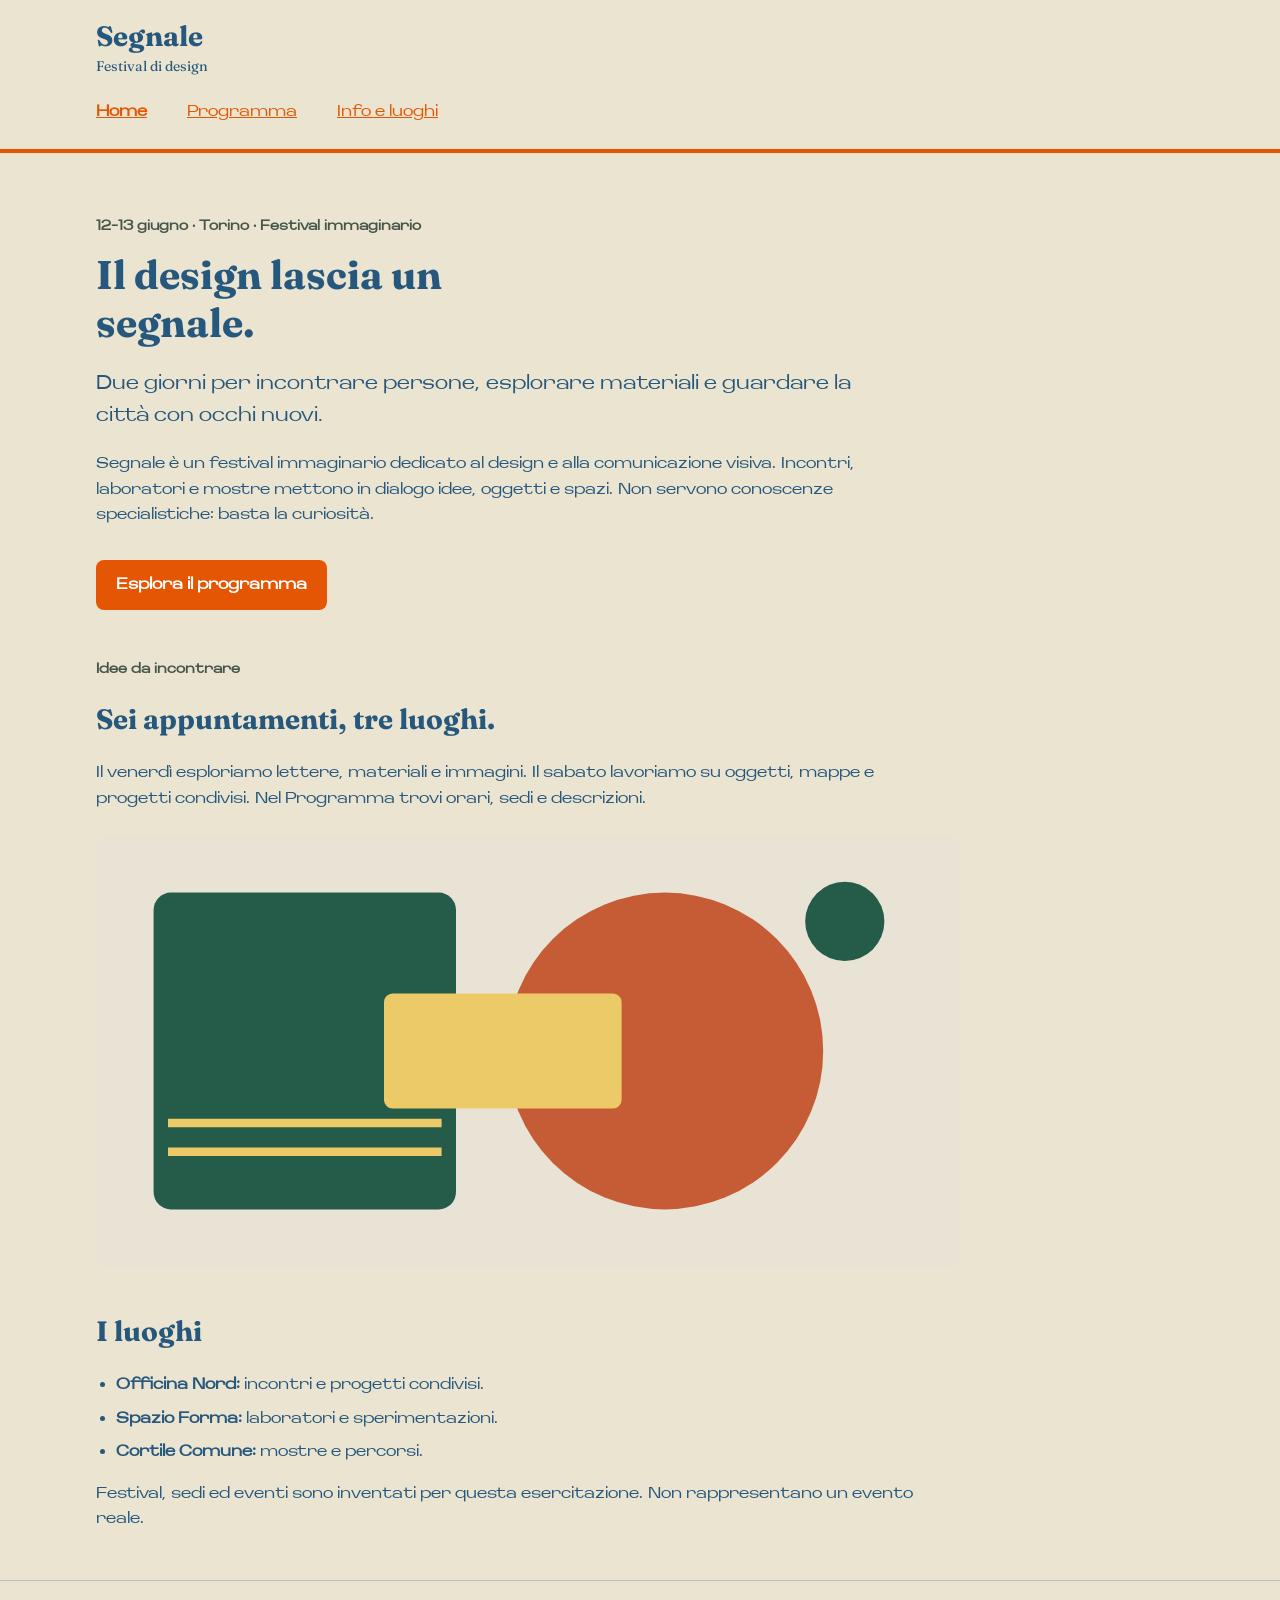
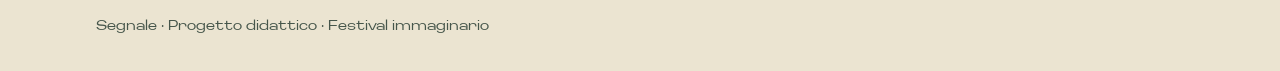
<file: index.html>
<!doctype html>
<html lang="it">
<head>
  <meta charset="utf-8">
  <meta name="viewport" content="width=device-width, initial-scale=1">
  <title>Segnale — Festival di design</title>
  <link rel="preconnect" href="https://fonts.googleapis.com">
  <link rel="preconnect" href="https://fonts.gstatic.com" crossorigin>
  <link href="https://fonts.googleapis.com/css2?family=Fraunces:wght@400;600;700;800&display=swap" rel="stylesheet">

  <link rel="stylesheet" href="style.css">
</head>
<body>
  <a class="skip-link" href="#contenuto">Vai al contenuto</a>
  <header class="site-header">
    <div class="container">
      <a class="brand" href="index.html">Segnale<span>Festival di design</span></a>
      <nav aria-label="Navigazione principale">
        <a href="index.html" aria-current="page">Home</a>
        <!-- Da completare: collegare questa voce alla pagina Programma. -->
        <a href="programma.html">Programma</a>
        <a href="info.html">Info e luoghi</a>
      </nav>
    </div>
  </header>

  <main id="contenuto" class="container">
    <section class="intro" aria-labelledby="titolo-home">
      <p class="eyebrow">12–13 giugno · Torino · Festival immaginario</p>
      <h1 id="titolo-home">Il design lascia un segnale.</h1>
      <p class="lead">Due giorni per incontrare persone, esplorare materiali e guardare la città con occhi nuovi.</p>
      <p class="reading-text">Segnale è un festival immaginario dedicato al design e alla comunicazione visiva. Incontri, laboratori e mostre mettono in dialogo idee, oggetti e spazi. Non servono conoscenze specialistiche: basta la curiosità.</p>
      <!-- Da completare: anche questo collegamento deve aprire il Programma. -->
      <a class="button-link" href="programma.html">Esplora il programma</a>
    </section>

    <section class="content-section" aria-labelledby="titolo-festival">
      <p class="eyebrow">Idee da incontrare</p>
      <h2 id="titolo-festival">Sei appuntamenti, tre luoghi.</h2>
      <p class="reading-text">Il venerdì esploriamo lettere, materiali e immagini. Il sabato lavoriamo su oggetti, mappe e progetti condivisi. Nel Programma trovi orari, sedi e descrizioni.</p>
      <img class="festival-image" src="assets/festival.svg" alt="Composizione geometrica di cerchi e rettangoli nei colori del festival" width="1200" height="600">
    </section>

    <section class="content-section" aria-labelledby="titolo-luoghi">
      <h2 id="titolo-luoghi">I luoghi</h2>
      <ul class="venues">
        <li><strong>Officina Nord:</strong> incontri e progetti condivisi.</li>
        <li><strong>Spazio Forma:</strong> laboratori e sperimentazioni.</li>
        <li><strong>Cortile Comune:</strong> mostre e percorsi.</li>
      </ul>
      <p class="reading-text">Festival, sedi ed eventi sono inventati per questa esercitazione. Non rappresentano un evento reale.</p>
    </section>
  </main>

  <footer class="site-footer"><div class="container"><p>Segnale · Progetto didattico · Festival immaginario</p></div></footer>
</body>
</html>
</file>
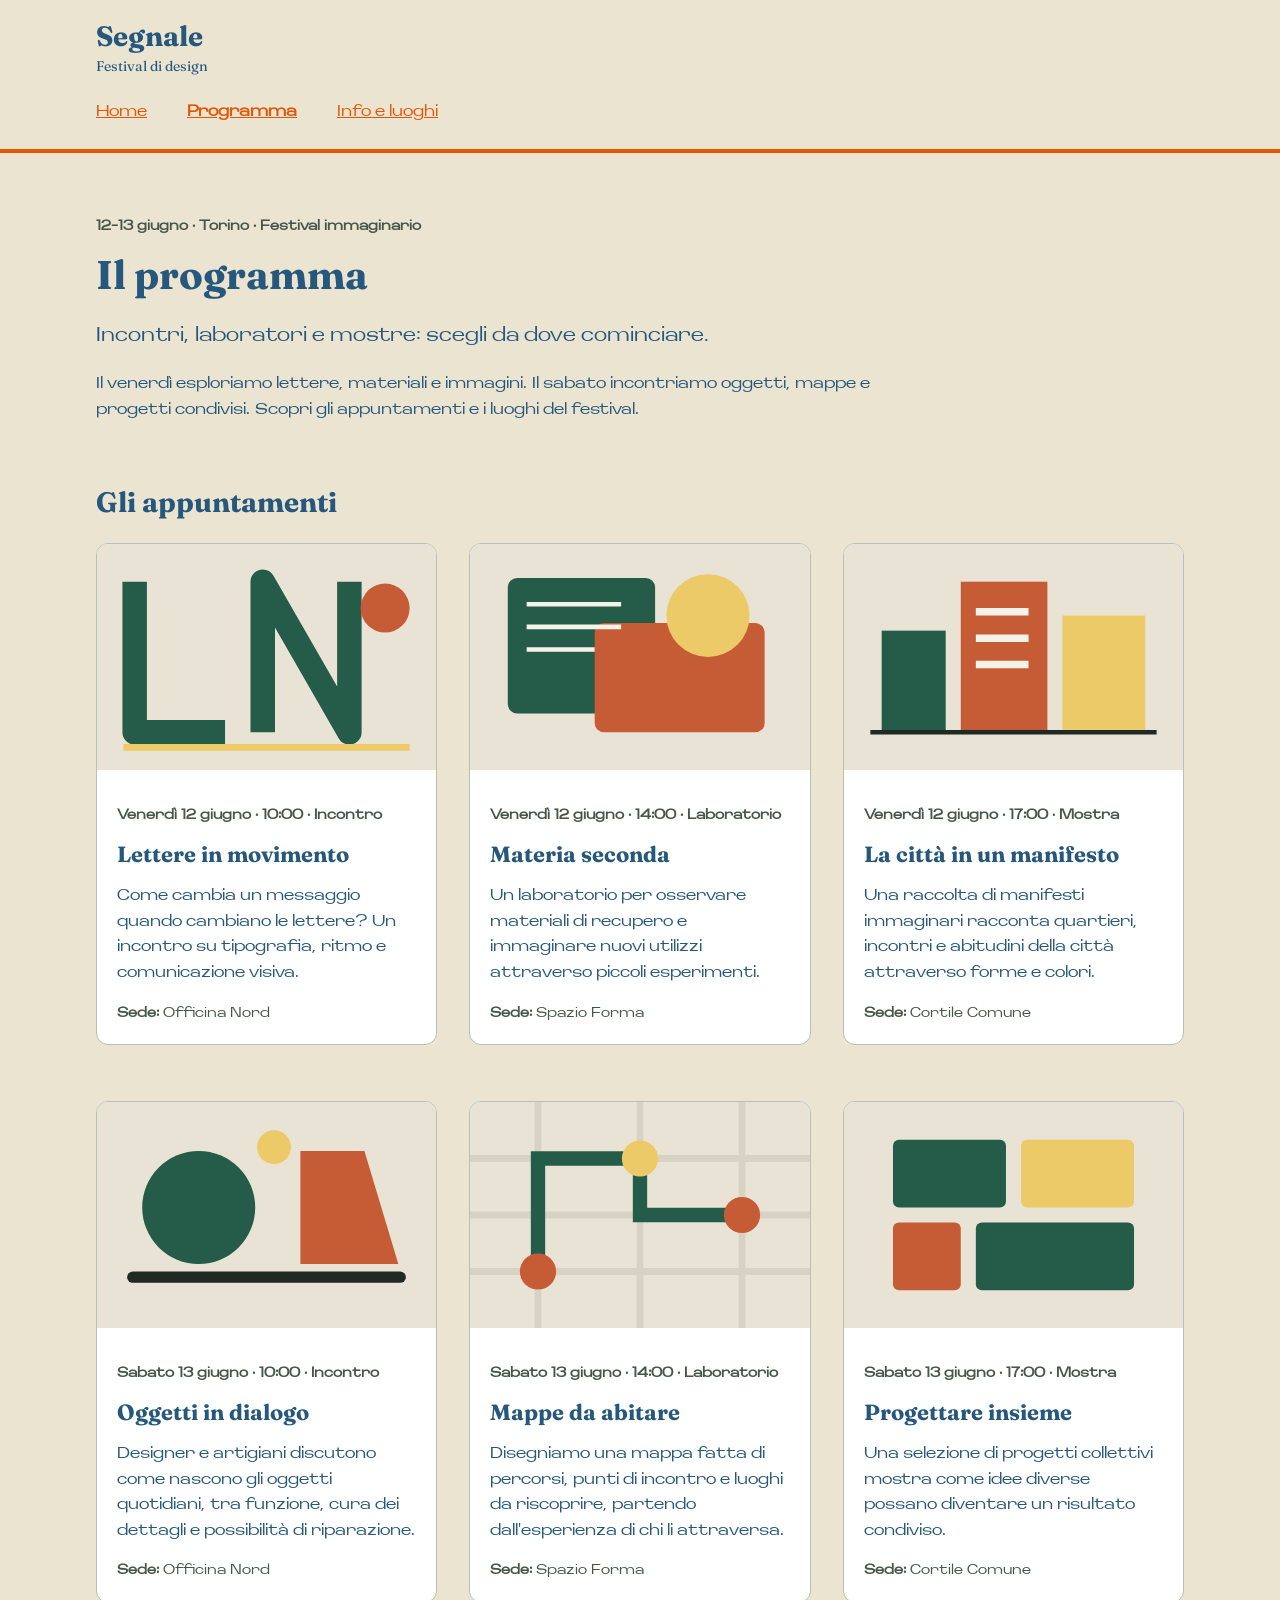
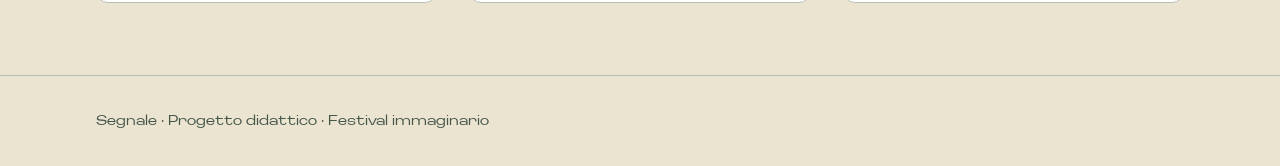
<file: programma.html>
<!doctype html>
<html lang="it">
<head>
  <meta charset="utf-8">
  <meta name="viewport" content="width=device-width, initial-scale=1">
  <title>Programma — Segnale</title>
  <link rel="preconnect" href="https://fonts.googleapis.com">
  <link rel="preconnect" href="https://fonts.gstatic.com" crossorigin>
  <link href="https://fonts.googleapis.com/css2?family=Fraunces:wght@400;600;700;800&display=swap" rel="stylesheet">
  <link rel="stylesheet" href="style.css">
</head>
<body>
  <a class="skip-link" href="#contenuto">Vai al contenuto</a>
  <header class="site-header">
    <div class="container">
      <a class="brand" href="index.html">Segnale<span>Festival di design</span></a>
      <nav aria-label="Navigazione principale">
        <!-- Da completare: collegare questa voce alla Home. -->
        <a href="index.html">Home</a>
        <a href="programma.html" aria-current="page">Programma</a>
        <a href="info.html">Info e luoghi</a>
      </nav>
    </div>
  </header>

  <main id="contenuto" class="container">
    <section class="intro" aria-labelledby="titolo-programma">
      <p class="eyebrow">12–13 giugno · Torino · Festival immaginario</p>
      <h1 id="titolo-programma">Il programma</h1>
      <p class="lead">Incontri, laboratori e mostre: scegli da dove cominciare.</p>
      <p class="reading-text">Il venerdì esploriamo lettere, materiali e immagini. Il sabato incontriamo oggetti, mappe e progetti condivisi. Scopri gli appuntamenti e i luoghi del festival.</p>
    </section>

    <section class="content-section" aria-labelledby="titolo-eventi">
      <h2 id="titolo-eventi">Gli appuntamenti</h2>
      <div class="event-grid">
        <article class="event-card">
          <img src="assets/lettere-in-movimento.svg" alt="Lettere geometriche disposte su una griglia" width="900" height="600">
          <div class="event-body">
            <p class="event-meta">Venerdì 12 giugno · 10:00 · Incontro</p>
            <h3>Lettere in movimento</h3>
            <p>Come cambia un messaggio quando cambiano le lettere? Un incontro su tipografia, ritmo e comunicazione visiva.</p>
            <p class="event-place"><strong>Sede:</strong> Officina Nord</p>
          </div>
        </article>
        <article class="event-card">
          <img src="assets/materia-seconda.svg" alt="Forme sovrapposte che richiamano campioni di materiali" width="900" height="600">
          <div class="event-body">
            <p class="event-meta">Venerdì 12 giugno · 14:00 · Laboratorio</p>
            <h3>Materia seconda</h3>
            <p>Un laboratorio per osservare materiali di recupero e immaginare nuovi utilizzi attraverso piccoli esperimenti.</p>
            <p class="event-place"><strong>Sede:</strong> Spazio Forma</p>
          </div>
        </article>
        <!-- Aggiungere qui gli altri quattro eventi indicati in istruzioni/CONTENUTI-EVENTI.md. -->
        <article class="event-card">
          <img src="assets/citta-manifesto.svg" alt="Rettangoli colorati compongono una città astratta." width="900" height="600">
          <div class="event-body">
            <p class="event-meta">Venerdì 12 giugno · 17:00 · Mostra</p>
            <h3>La città in un manifesto</h3>
            <p>Una raccolta di manifesti immaginari racconta quartieri, incontri e abitudini della città attraverso forme e colori.</p>
            <p class="event-place"><strong>Sede:</strong> Cortile Comune</p>
          </div>
        </article>

        <article class="event-card">
          <img src="assets/oggetti-dialogo.svg" alt="Due forme geometriche si fronteggiano sopra una linea comune" width="900" height="600">
          <div class="event-body">
            <p class="event-meta">Sabato 13 giugno · 10:00 · Incontro</p>
            <h3>Oggetti in dialogo</h3>
            <p>Designer e artigiani discutono come nascono gli oggetti quotidiani, tra funzione, cura dei dettagli e possibilità di riparazione.</p>
            <p class="event-place"><strong>Sede:</strong> Officina Nord</p>
          </div>
        </article>

        <article class="event-card">
          <img src="assets/mappe-abitare.svg" alt="Un percorso collega tre punti su una mappa geometrica" width="900" height="600">
          <div class="event-body">
            <p class="event-meta">Sabato 13 giugno · 14:00 · Laboratorio</p>
            <h3>Mappe da abitare</h3>
            <p>Disegniamo una mappa fatta di percorsi, punti di incontro e luoghi da riscoprire, partendo dall'esperienza di chi li attraversa.</p>
            <p class="event-place"><strong>Sede:</strong> Spazio Forma</p>
          </div>
        </article>

        <article class="event-card">
          <img src="assets/progettare-insieme.svg" alt="Moduli di colori diversi si incastrano in una composizione comune" width="900" height="600">
          <div class="event-body">
            <p class="event-meta">Sabato 13 giugno · 17:00 · Mostra</p>
            <h3>Progettare insieme</h3>
            <p>Una selezione di progetti collettivi mostra come idee diverse possano diventare un risultato condiviso.</p>
            <p class="event-place"><strong>Sede:</strong> Cortile Comune</p>
          </div>
        </article>
      </div>
    </section>
  </main>

  <footer class="site-footer"><div class="container"><p>Segnale · Progetto didattico · Festival immaginario</p></div></footer>
</body>
</html>
</file>
<file: style.css>
@font-face {
  font-family: "Finlado";
  src: url("fonts/Finlado-Regular.woff2") format("woff2");
  font-weight: normal;
  font-style: normal;
}
/* Scelte comuni: ogni regola usa var() per richiamarne il valore. */
:root {
  --colore-primario: #e55604;
  --colore-primario-scuro: #26577c;
  --colore-sfondo: #ebe4d1;
  --colore-testo: #26577c;
  --font-testo: "Finlado", Arial, sans-serif;
  --font-titoli: "Fraunces", Georgia, serif;
}

* {
  box-sizing: border-box;
}

body {
  margin: 0;
  background: var(--colore-sfondo);
  color: var(--colore-testo);
  font-family: var(--font-testo);
  font-size: 1rem;
  line-height: 1.6;
}

a {
  color: var(--colore-primario);
}

a:hover {
  text-decoration-thickness: 3px;
}

a:focus-visible {
  outline: 3px solid var(--colore-testo);
  outline-offset: 4px;
}

.container {
  width: 92%;
  max-width: 68rem;
  margin: 0 auto;
}


.site-header {
  position: sticky;
  top: 0;
  z-index: 1000;
  padding: 1.25rem 0;
  border-bottom: 4px solid var(--colore-primario);
  background-color: var(--colore-sfondo);
}

.brand {
  display: inline-block;
  color: var(--colore-testo);
  font-size: 1.75rem;
  font-weight: bold;
  line-height: 1.2;
  text-decoration: none;
}

.brand span {
  display: block;
  margin-top: 0.25rem;
  font-size: 0.875rem;
  font-weight: normal;
}


nav {
  margin-top: 1rem;
  display: flex;
  flex-direction: column;
  align-items: flex-start;
  gap: 0.5rem;
}


@media (min-width: 600px) {
  nav {
    flex-direction: row;
    align-items: center;
    flex-wrap: wrap;
    gap: 1.5rem;
  }
}

nav a {
  display: inline-block;
  margin-right: 1rem;
  padding: 0.25rem 0;
}

nav a[aria-current="page"] {
  font-weight: bold;
}

.intro {
  padding: 3rem 0 1rem;
}

.eyebrow,
.event-meta {
  color: #46564b;
  font-size: 0.875rem;
  font-weight: bold;
}

h1,
h2,
h3,
h4,
.brand {
  font-family: var(--font-titoli);
  line-height: 1.2;
}

h1 {
  max-width: 18ch;
  margin: 0.75rem 0 1.25rem;
  font-size: 2.5rem;
}

h2 {
  font-size: 1.75rem;
}

h3 {
  margin: 0.5rem 0 0.75rem;
  font-size: 1.375rem;
}

h4 {
  margin: 0.5rem 0 0.75rem;
  font-size: 1.25rem;
}

.lead {
  max-width: 48ch;
  font-size: 1.25rem;
}

.reading-text {
  max-width: 65ch;
}

.button-link {
  display: inline-block;
  margin-top: 1rem;
  padding: 0.75rem 1.25rem;
  border-radius: 0.5rem;
  background: var(--colore-primario);
  color: #ffffff;
  font-weight: bold;
  text-decoration: none;
}

.button-link:hover {
  background: var(--colore-primario-scuro);
}

.content-section {
  margin: 2rem 0 3rem;
}

.festival-image {
  display: block;
  width: 100%;
  max-width: 54rem;
  height: auto;
  margin-top: 1.5rem;
  border-radius: 0.75rem;
}

.venues {
  padding-left: 1.25rem;
}

.venues li {
  margin-bottom: 0.5rem;
}

/* Qui inseriremo la regola .event-grid durante la demo. */
.event-grid {
  display: grid;
  grid-template-columns: minmax(0, 1fr);
  gap: 2rem;
}

@media (max-width: 599px) {

  .intro {
    padding: 2rem 0 1rem;
  }

  h1 {
    font-size: 2rem;
  }

  h2 {
    font-size: 1.5rem;
  }

  .lead {
    font-size: 1.1rem;
  }

  .content-section {
    margin: 1.5rem 0 2rem;
  }

  .event-grid {
    gap: 1rem;
  }

}


/* TABLET: da 600px a 1023px */
@media (min-width: 600px) and (max-width: 1023px) {

  .intro {
    padding: 2.5rem 0 1rem;
  }

  .event-grid {
    gap: 1.5rem;
  }

}

/* Desktop: da 1024px in su */
@media (min-width: 1024px) {
  .event-grid {
    grid-template-columns: repeat(3, minmax(0, 1fr));
  }
}

.event-card {
  margin-bottom: 1.5rem;
  overflow: hidden;
  border: 1px solid #b7c0b7;
  border-radius: 0.75rem;
  background: #ffffff;
}

.event-card img {
  display: block;
  width: 100%;
  height: auto;
}

.event-body {
  padding: 1.25rem;
}

.event-body p:last-child {
  margin-bottom: 0;
}

.event-place {
  color: #46564b;
  font-size: 0.875rem;
}

.site-footer {
  padding: 1.25rem 0;
  border-top: 1px solid #b7c0b7;
  color: #46564b;
  font-size: 0.875rem;
}

.skip-link {
  position: absolute;
  top: -6rem;
  left: 1rem;
  padding: 0.75rem 1rem;
  background: #ffffff;
  color: var(--colore-testo);
}

.skip-link:focus {
  top: 1rem;
}


/* CARD SLIDER RESPONSIVE */

.content-section > .event-card {
  width: 100%;
  max-width: 700px;
  margin: 2rem auto;
}

.luoghi-swiper {
  width: 100%;
  min-width: 0;
}

.luoghi-swiper .swiper-slide {
  min-width: 0;
}

.luoghi-swiper .swiper-slide img {
  display: block;
  width: 100%;
  height: auto;
  aspect-ratio: 3 / 2;
  object-fit: cover;
}

.luoghi-swiper .event-body {
  padding: 1.25rem;
  padding-bottom: 3.5rem;
}

/* PULSANTI RESPONSIVE */


/* CARD */

.content-section > .event-card {
  position: relative;
  width: 100%;
  max-width: 700px;
  margin: 2rem auto;
}

/* SLIDER */

.luoghi-swiper {
  width: 100%;
}

.luoghi-swiper img {
  display: block;
  width: 100%;
  aspect-ratio: 3 / 2;
  object-fit: cover;
}

/* PULSANTI SOPRA LA FOTO */


/* PULSANTI IN FONDO ALLA CARD */

.controlli-luoghi {
  display: flex;
  justify-content: space-between;
  align-items: center;
  padding: 0.5rem 1.25rem 1.25rem;
}

.controlli-luoghi .swiper-button-prev,
.controlli-luoghi .swiper-button-next {
  position: static;
  margin: 0;
  transform: none;
  color: var(--colore-primario);
}

/* SMARTPHONE */

@media (max-width: 599px) {
  .controlli-luoghi {
    padding: 0.5rem 1rem 1rem;
  }

  .controlli-luoghi .swiper-button-prev,
  .controlli-luoghi .swiper-button-next {
    --swiper-navigation-size: 20px;
  }
}



/* SMARTPHONE */
@media (max-width: 599px) {

  .content-section > .event-card {
    margin: 1.5rem auto;
  }

  .luoghi-swiper .event-body {
    padding: 1rem;
    padding-bottom: 3.5rem;
  }

  .luoghi-swiper .event-body h3 {
    font-size: 1.2rem;
  }

}

/* TABLET */
@media (min-width: 600px) and (max-width: 1023px) {

  .content-section > .event-card {
    max-width: 600px;
  }

}

/* DESKTOP */
@media (min-width: 1024px) {

  .content-section > .event-card {
    max-width: 700px;
  }

}


/* MAPPA RESPONSIVE */

.mappa-festival {
  display: block;
  width: 100%;
  height: 450px;
  border: 0;
  border-radius: 0.75rem;
}

/* ELENCO SEDI */

.elenco-sedi {
  display: grid;
  grid-template-columns: 1fr;
  gap: 1.5rem;
  margin-top: 1.5rem;
}

.sede {
  padding: 1.25rem;
  background: white;
  border: 1px solid #b7c0b7;
  border-radius: 0.75rem;
  min-width: 0;
}

.sede h4 {
  margin: 0 0 0.5rem;
}

.sede p {
  margin: 0 0 0.75rem;
}

/* TABLET */
@media (min-width: 600px) {
  .elenco-sedi {
    grid-template-columns: repeat(2, minmax(0, 1fr));
  }
}

/* DESKTOP */
@media (min-width: 1024px) {
  .elenco-sedi {
    grid-template-columns: repeat(3, minmax(0, 1fr));
  }
}

@media (max-width: 599px) {
  .mappa-festival {
    height: 350px;
  }
}

@media (max-width: 599px) {
  .site-header {
    padding: 0.5rem 0;
  }

  .site-header .brand {
    font-size: 1.4rem;
  }

  .site-header nav {
    margin-top: 0.5rem;
    gap: 0.2rem;
  }

  .site-header nav a {
    padding: 0.2rem 0;
  }
}
</file>
